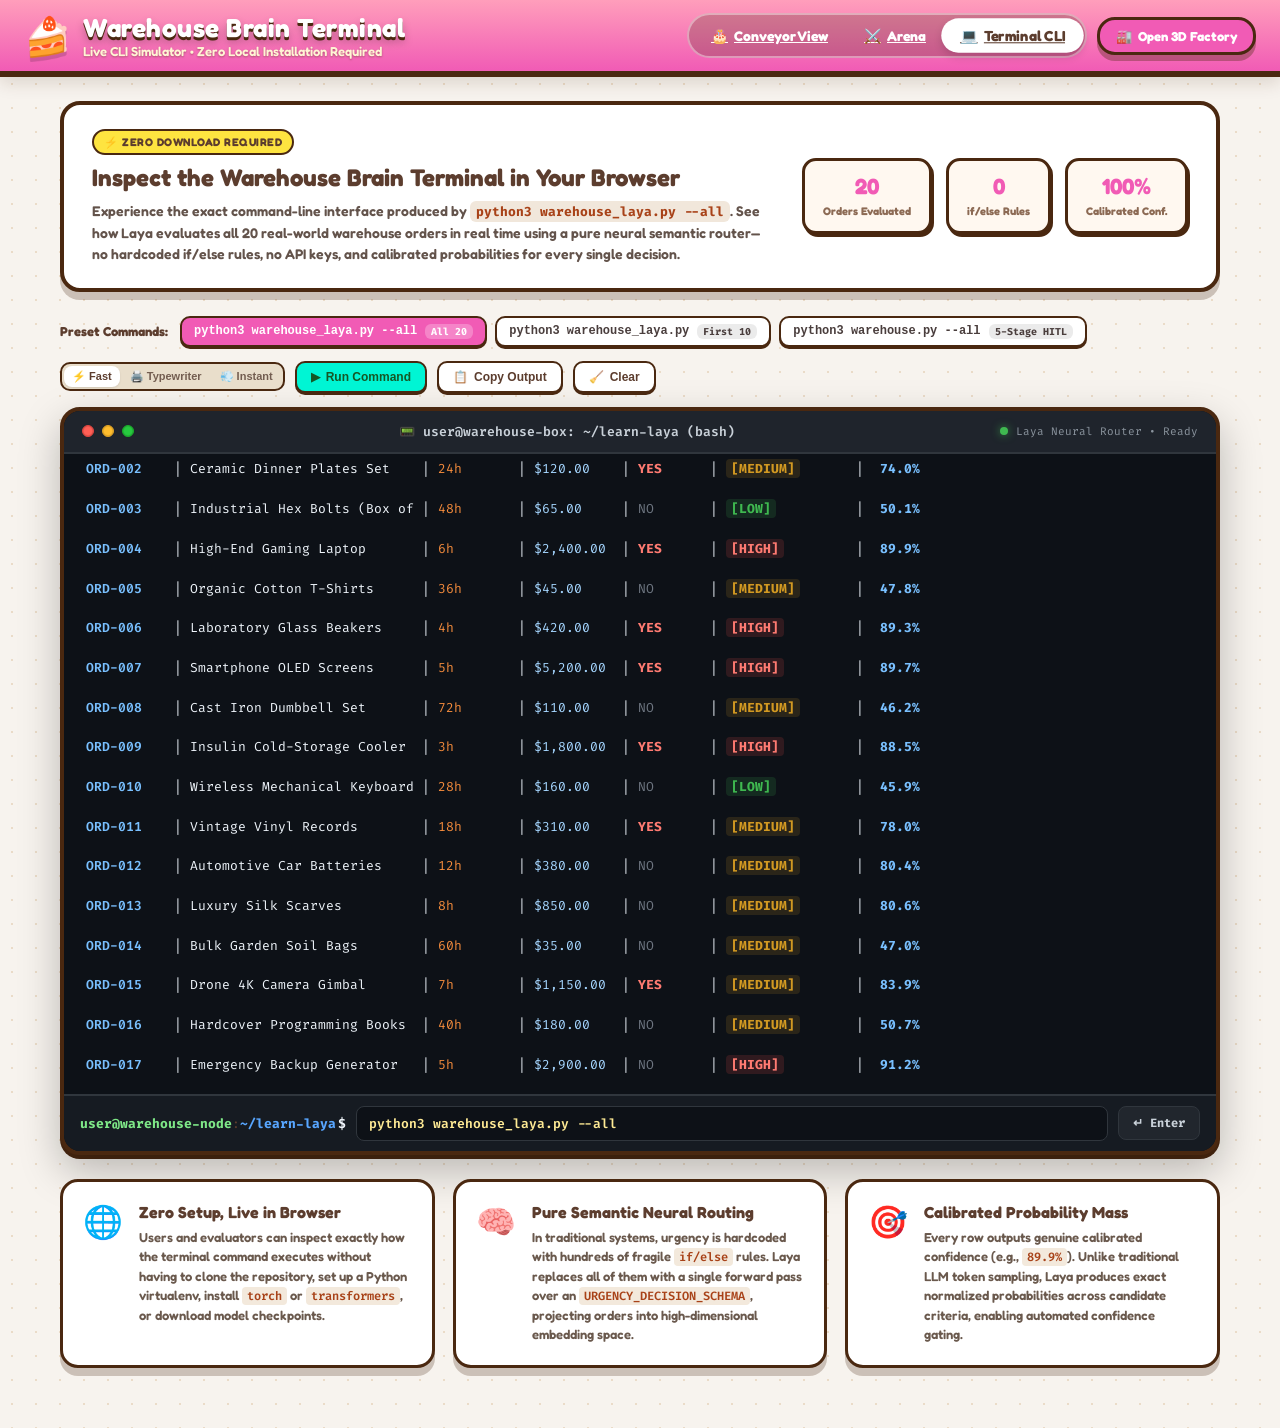
<file: terminal.html>
<!DOCTYPE html>
<html lang="en">
<head>
  <meta charset="UTF-8">
  <meta name="viewport" content="width=device-width, initial-scale=1.0">
  <title>💻 Terminal CLI | python3 warehouse_laya.py --all</title>
  <meta name="description" content="Live web-based terminal executing 'python3 warehouse_laya.py --all' powered by Laya neural semantic decision router without local downloads.">
  <link rel="preconnect" href="https://fonts.googleapis.com">
  <link rel="preconnect" href="https://fonts.gstatic.com" crossorigin>
  <link href="https://fonts.googleapis.com/css2?family=Fira+Code:wght@400;500;600;700&family=Fredoka:wght@500;600;700;800&family=Quicksand:wght@600;700;800&display=swap" rel="stylesheet">
  <link rel="stylesheet" href="style.css">
  <link rel="stylesheet" href="terminal.css">
</head>
<body class="terminal-page-body">

  <!-- TOP BRAND & NAVIGATION BAR -->
  <header class="factory-header terminal-page-header">
    <div class="header-top">
      <div class="brand-container">
        <a href="index.html" class="brand-link" title="Return to Factory Conveyor">
          <div class="brand-logo">🍰</div>
          <div class="brand-titles">
            <h1>Warehouse Brain Terminal</h1>
            <p>Live CLI Simulator • Zero Local Installation Required</p>
          </div>
        </a>
      </div>

      <nav class="top-controls">
        <div class="tab-nav">
          <a href="index.html" class="tab-btn">
            <span>🎂</span> Conveyor View
          </a>
          <a href="index.html#arena" class="tab-btn">
            <span>⚔️</span> Arena
          </a>
          <a href="terminal.html" class="tab-btn active">
            <span>💻</span> Terminal CLI
          </a>
        </div>

        <a href="index.html" class="btn-comfy btn-pink" style="text-decoration:none;">
          <span>🏭</span> Open 3D Factory
        </a>
      </nav>
    </div>
  </header>

  <!-- TERMINAL PAGE CONTAINER -->
  <main class="terminal-main-container">
    
    <!-- HERO / CONTEXT BANNER -->
    <section class="terminal-hero">
      <div class="hero-left">
        <div class="hero-tag">⚡ ZERO DOWNLOAD REQUIRED</div>
        <h2>Inspect the Warehouse Brain Terminal in Your Browser</h2>
        <p>
          Experience the exact command-line interface produced by <code>python3 warehouse_laya.py --all</code>.
          See how Laya evaluates all 20 real-world warehouse orders in real time using a pure neural semantic router—no hardcoded if/else rules, no API keys, and calibrated probabilities for every single decision.
        </p>
      </div>
      <div class="hero-right">
        <div class="quick-stats-pill">
          <span class="stat-num">20</span>
          <span class="stat-lbl">Orders Evaluated</span>
        </div>
        <div class="quick-stats-pill">
          <span class="stat-num">0</span>
          <span class="stat-lbl">if/else Rules</span>
        </div>
        <div class="quick-stats-pill">
          <span class="stat-num">100%</span>
          <span class="stat-lbl">Calibrated Conf.</span>
        </div>
      </div>
    </section>

    <!-- CLI CONTROLS TOOLBAR -->
    <div class="cli-toolbar">
      <div class="cli-presets">
        <span class="cli-preset-lbl">Preset Commands:</span>
        <button class="btn-preset active" data-cmd="python3 warehouse_laya.py --all">
          <code>python3 warehouse_laya.py --all</code> <span class="badge-mini">All 20</span>
        </button>
        <button class="btn-preset" data-cmd="python3 warehouse_laya.py">
          <code>python3 warehouse_laya.py</code> <span class="badge-mini">First 10</span>
        </button>
        <button class="btn-preset" data-cmd="python3 warehouse.py --all">
          <code>python3 warehouse.py --all</code> <span class="badge-mini">5-Stage HITL</span>
        </button>
      </div>

      <div class="cli-actions">
        <div class="speed-toggle" title="Streaming Speed">
          <button class="speed-btn active" data-speed="fast">⚡ Fast</button>
          <button class="speed-btn" data-speed="type">🖨️ Typewriter</button>
          <button class="speed-btn" data-speed="instant">💨 Instant</button>
        </div>

        <button id="btn-run-cli" class="btn-terminal-action btn-terminal-run">
          <span>▶</span> Run Command
        </button>
        <button id="btn-copy-cli" class="btn-terminal-action" title="Copy raw ASCII output to clipboard">
          <span>📋</span> Copy Output
        </button>
        <button id="btn-clear-cli" class="btn-terminal-action" title="Clear terminal screen">
          <span>🧹</span> Clear
        </button>
      </div>
    </div>

    <!-- AUTHENTIC TERMINAL WINDOW -->
    <div class="terminal-window">
      <!-- Window Title Bar -->
      <div class="terminal-titlebar">
        <div class="window-buttons">
          <span class="win-btn win-close"></span>
          <span class="win-btn win-minimize"></span>
          <span class="win-btn win-maximize"></span>
        </div>
        <div class="window-title">
          <span class="term-icon">📟</span>
          <span id="term-title-text">user@warehouse-box: ~/learn-laya (bash)</span>
        </div>
        <div class="window-status">
          <span class="status-indicator"></span>
          <span id="term-engine-badge">Laya Neural Router • Ready</span>
        </div>
      </div>

      <!-- Terminal Body / Buffer Screen -->
      <div id="terminal-screen" class="terminal-screen">
        <!-- Lines will be dynamically streamed here -->
      </div>

      <!-- Terminal Interactive Input Row -->
      <div class="terminal-input-bar">
        <span class="prompt-prefix">
          <span class="prompt-user">user@warehouse-node</span>:<span class="prompt-path">~/learn-laya</span><span class="prompt-symbol">$</span>
        </span>
        <input type="text" id="terminal-cli-input" class="terminal-cli-input" autocomplete="off" spellcheck="false" value="python3 warehouse_laya.py --all" placeholder="Type a command (e.g. python3 warehouse_laya.py --all, help, clear)...">
        <button id="btn-send-cmd" class="btn-send-cmd">↵ Enter</button>
      </div>
    </div>

    <!-- ARCHITECTURAL EXPLANATION CARDS -->
    <section class="terminal-insights-grid">
      <div class="insight-card">
        <div class="insight-icon">🌐</div>
        <div class="insight-content">
          <h3>Zero Setup, Live in Browser</h3>
          <p>
            Users and evaluators can inspect exactly how the terminal command executes without having to clone the repository, set up a Python virtualenv, install <code>torch</code> or <code>transformers</code>, or download model checkpoints.
          </p>
        </div>
      </div>

      <div class="insight-card">
        <div class="insight-icon">🧠</div>
        <div class="insight-content">
          <h3>Pure Semantic Neural Routing</h3>
          <p>
            In traditional systems, urgency is hardcoded with hundreds of fragile <code>if/else</code> rules. Laya replaces all of them with a single forward pass over an <code>URGENCY_DECISION_SCHEMA</code>, projecting orders into high-dimensional embedding space.
          </p>
        </div>
      </div>

      <div class="insight-card">
        <div class="insight-icon">🎯</div>
        <div class="insight-content">
          <h3>Calibrated Probability Mass</h3>
          <p>
            Every row outputs genuine calibrated confidence (e.g., <code>89.9%</code>). Unlike traditional LLM token sampling, Laya produces exact normalized probabilities across candidate criteria, enabling automated confidence gating.
          </p>
        </div>
      </div>
    </section>

  </main>

  <!-- Notification Toast -->
  <div id="terminal-toast" class="terminal-toast">Copied to clipboard!</div>

  <script src="terminal.js"></script>
</body>
</html>
</file>
<file: style.css>
/* style.css - Comfy Cakes Purble Place Aesthetic for Warehouse Brain & LLM Arena */

:root {
  --bg-cream: #fbf7ee;
  --bg-cream-dark: #f0e6d2;
  --card-bg: #ffffff;
  --purble-purple: #9b5de5;
  --purble-purple-dark: #7b3fc4;
  --purble-pink: #f15bb5;
  --purble-pink-light: #ffb8d9;
  --purble-yellow: #fee440;
  --purble-yellow-dark: #e8c81e;
  --purble-blue: #00bbf9;
  --purble-blue-dark: #0096c7;
  --purble-mint: #00f5d4;
  --purble-mint-dark: #00bfa5;
  --purble-chocolate: #5c3d2e;
  --purble-border: #4a2810;
  --shadow-chunky: 0 8px 0 rgba(74, 40, 16, 0.25);
  --shadow-button: 0 6px 0 rgba(74, 40, 16, 0.35);
  --shadow-button-active: 0 2px 0 rgba(74, 40, 16, 0.35);
  --font-main: 'Fredoka', 'Quicksand', -apple-system, BlinkMacSystemFont, 'Segoe UI', Roboto, sans-serif;
}

* {
  box-sizing: border-box;
  margin: 0;
  padding: 0;
  user-select: none;
}

body {
  background: var(--bg-cream);
  background-image: 
    radial-gradient(var(--bg-cream-dark) 15%, transparent 16%),
    radial-gradient(var(--bg-cream-dark) 15%, transparent 16%);
  background-size: 40px 40px;
  background-position: 0 0, 20px 20px;
  font-family: var(--font-main);
  color: var(--purble-chocolate);
  min-height: 100vh;
  overflow-x: hidden;
  padding-bottom: 50px;
}

/* ==========================================================================
   HEADER & PURBLE TITLEBAR
   ========================================================================== */
.factory-header {
  background: linear-gradient(180deg, #ff9ebb 0%, #f15bb5 100%);
  border-bottom: 6px solid var(--purble-border);
  padding: 12px 24px;
  box-shadow: 0 6px 16px rgba(74, 40, 16, 0.15);
  position: sticky;
  top: 0;
  z-index: 100;
}

.header-top {
  display: flex;
  justify-content: space-between;
  align-items: center;
  max-width: 1400px;
  margin: 0 auto;
  flex-wrap: wrap;
  gap: 12px;
}

.brand-container {
  display: flex;
  align-items: center;
  gap: 12px;
}

.brand-logo {
  font-size: 38px;
  filter: drop-shadow(0 4px 0 rgba(0,0,0,0.15));
  animation: gentleBounce 2.5s infinite ease-in-out;
}

@keyframes gentleBounce {
  0%, 100% { transform: translateY(0) rotate(0deg); }
  50% { transform: translateY(-4px) rotate(4deg); }
}

.brand-titles h1 {
  font-size: 26px;
  font-weight: 700;
  color: #ffffff;
  text-shadow: 0 3px 0 var(--purble-border), 0 5px 8px rgba(0,0,0,0.25);
  letter-spacing: 0.5px;
}

.brand-titles p {
  font-size: 13px;
  color: #fff4d4;
  font-weight: 600;
  text-shadow: 0 1px 2px rgba(74, 40, 16, 0.4);
}

/* Tabs & Top Controls */
.top-controls {
  display: flex;
  align-items: center;
  gap: 10px;
  flex-wrap: wrap;
}

.tab-nav {
  display: flex;
  background: rgba(74, 40, 16, 0.25);
  padding: 4px;
  border-radius: 30px;
  border: 2px solid rgba(255, 255, 255, 0.4);
}

.tab-btn {
  background: transparent;
  border: none;
  padding: 8px 18px;
  border-radius: 24px;
  font-family: var(--font-main);
  font-size: 14px;
  font-weight: 700;
  color: #ffffff;
  cursor: pointer;
  transition: all 0.2s ease;
  display: flex;
  align-items: center;
  gap: 6px;
}

.tab-btn.active {
  background: #ffffff;
  color: var(--purble-chocolate);
  box-shadow: 0 4px 8px rgba(0,0,0,0.15);
  transform: scale(1.04);
}

.btn-comfy {
  background: var(--purble-yellow);
  color: var(--purble-chocolate);
  border: 3px solid var(--purble-border);
  padding: 8px 16px;
  border-radius: 18px;
  font-family: var(--font-main);
  font-size: 13px;
  font-weight: 700;
  box-shadow: var(--shadow-button);
  cursor: pointer;
  transition: all 0.1s ease;
  display: inline-flex;
  align-items: center;
  gap: 6px;
}

.btn-comfy:hover {
  transform: translateY(-2px);
  filter: brightness(1.05);
}

.btn-comfy:active {
  transform: translateY(4px);
  box-shadow: var(--shadow-button-active);
}

.btn-comfy.btn-mint {
  background: var(--purble-mint);
}

.btn-comfy.btn-pink {
  background: var(--purble-pink);
  color: #ffffff;
}

.btn-comfy.btn-blue {
  background: var(--purble-blue);
  color: #ffffff;
}

.btn-icon-round {
  width: 42px;
  height: 42px;
  border-radius: 50%;
  padding: 0;
  display: flex;
  align-items: center;
  justify-content: center;
  font-size: 18px;
}

/* ==========================================================================
   METRICS BANNER
   ========================================================================== */
.metrics-banner {
  max-width: 1400px;
  margin: 16px auto 0;
  padding: 0 16px;
  display: grid;
  grid-template-columns: repeat(auto-fit, minmax(180px, 1fr));
  gap: 12px;
}

.metric-pill {
  background: #ffffff;
  border: 3px solid var(--purble-border);
  border-radius: 18px;
  padding: 10px 14px;
  display: flex;
  align-items: center;
  gap: 12px;
  box-shadow: var(--shadow-chunky);
  transition: transform 0.2s ease;
}

.metric-pill:hover {
  transform: translateY(-3px);
}

.metric-icon {
  font-size: 26px;
  background: var(--bg-cream-dark);
  width: 44px;
  height: 44px;
  border-radius: 12px;
  display: flex;
  align-items: center;
  justify-content: center;
  border: 2px solid var(--purble-border);
}

.metric-info {
  display: flex;
  flex-direction: column;
}

.metric-label {
  font-size: 11px;
  font-weight: 700;
  color: #8c6a54;
  text-transform: uppercase;
  letter-spacing: 0.5px;
}

.metric-val {
  font-size: 20px;
  font-weight: 800;
  color: var(--purble-chocolate);
}

/* ==========================================================================
   MAIN FACTORY STAGE
   ========================================================================== */
.factory-wrapper {
  max-width: 1400px;
  margin: 16px auto;
  padding: 0 16px;
}

.factory-deck {
  background: #ffffff;
  border: 5px solid var(--purble-border);
  border-radius: 28px;
  box-shadow: var(--shadow-chunky);
  overflow: hidden;
  position: relative;
}

/* Control Bar in Factory */
.factory-control-bar {
  background: #fff5e4;
  border-bottom: 4px solid var(--purble-border);
  padding: 12px 20px;
  display: flex;
  justify-content: space-between;
  align-items: center;
  flex-wrap: wrap;
  gap: 12px;
}

.play-controls {
  display: flex;
  align-items: center;
  gap: 8px;
}

.mode-toggle-pill {
  display: flex;
  background: var(--bg-cream-dark);
  border: 2px solid var(--purble-border);
  border-radius: 20px;
  padding: 3px;
  gap: 4px;
}

.mode-opt {
  padding: 4px 12px;
  border-radius: 16px;
  font-size: 12px;
  font-weight: 700;
  cursor: pointer;
  color: #8c6a54;
  transition: all 0.2s ease;
}

.mode-opt.active {
  background: var(--purble-purple);
  color: #ffffff;
  box-shadow: 0 2px 4px rgba(0,0,0,0.15);
}

/* Threshold slider lever */
.threshold-lever {
  display: flex;
  align-items: center;
  gap: 10px;
  background: #ffffff;
  padding: 6px 14px;
  border: 3px solid var(--purble-border);
  border-radius: 20px;
  box-shadow: 0 4px 0 rgba(74, 40, 16, 0.15);
}

.threshold-lever label {
  font-size: 12px;
  font-weight: 800;
  color: var(--purble-chocolate);
  display: flex;
  align-items: center;
  gap: 4px;
}

.lever-slider {
  -webkit-appearance: none;
  width: 100px;
  height: 10px;
  border-radius: 5px;
  background: #e2d2be;
  outline: none;
  border: 1px solid var(--purble-border);
}

.lever-slider::-webkit-slider-thumb {
  -webkit-appearance: none;
  appearance: none;
  width: 20px;
  height: 20px;
  border-radius: 50%;
  background: var(--purble-pink);
  border: 2px solid var(--purble-border);
  cursor: pointer;
  box-shadow: 0 2px 4px rgba(0,0,0,0.2);
}

.threshold-badge {
  background: var(--purble-yellow);
  padding: 2px 8px;
  border-radius: 10px;
  font-size: 13px;
  font-weight: 800;
  border: 1.5px solid var(--purble-border);
}

/* ==========================================================================
   ORDER TICKET (PURBLE PLACE RECIPE CARD)
   ========================================================================== */
.order-ticket-station {
  background: linear-gradient(180deg, #faf2e4 0%, #f4e3c7 100%);
  border-bottom: 4px dashed var(--purble-border);
  padding: 16px 24px;
  display: flex;
  align-items: center;
  justify-content: space-between;
  gap: 16px;
  flex-wrap: wrap;
}

.ticket-card {
  background: #ffffff;
  border: 3px solid var(--purble-border);
  border-radius: 16px;
  padding: 12px 18px;
  box-shadow: 0 4px 0 rgba(74, 40, 16, 0.15);
  display: flex;
  align-items: center;
  gap: 16px;
  flex: 1;
  min-width: 300px;
  position: relative;
  overflow: hidden;
}

.ticket-pin {
  position: absolute;
  top: 6px;
  left: 50%;
  transform: translateX(-50%);
  width: 14px;
  height: 14px;
  background: #ff595e;
  border-radius: 50%;
  border: 2px solid var(--purble-border);
  box-shadow: 0 2px 3px rgba(0,0,0,0.2);
}

.ticket-icon {
  font-size: 38px;
  background: #fff4d4;
  width: 58px;
  height: 58px;
  border-radius: 14px;
  display: flex;
  align-items: center;
  justify-content: center;
  border: 2px solid var(--purble-border);
}

.ticket-details {
  flex: 1;
}

.ticket-order-id {
  font-size: 12px;
  font-weight: 800;
  color: var(--purble-pink);
  text-transform: uppercase;
}

.ticket-product-name {
  font-size: 18px;
  font-weight: 800;
  color: var(--purble-chocolate);
  margin: 2px 0 6px;
}

.ticket-tags {
  display: flex;
  gap: 6px;
  flex-wrap: wrap;
}

.ticket-tag {
  background: var(--bg-cream-dark);
  padding: 3px 8px;
  border-radius: 10px;
  font-size: 11px;
  font-weight: 700;
  border: 1px solid var(--purble-border);
  display: inline-flex;
  align-items: center;
  gap: 4px;
}

.ticket-tag.tag-urgent {
  background: #ffccd5;
  color: #b00020;
}

.ticket-tag.tag-fragile {
  background: #ffe5ec;
  color: #c9184a;
}

.ticket-tag.tag-valuable {
  background: #fff3b0;
  color: #99582a;
}

/* ==========================================================================
   CONVEYOR BELT FACTORY FLOOR (5 PURBLE STATIONS)
   ========================================================================== */
.conveyor-floor {
  background: linear-gradient(180deg, #eef9ff 0%, #d8f3dc 100%);
  padding: 30px 16px 50px;
  min-height: 480px;
  position: relative;
  overflow: hidden;
}

/* The actual physical motorized belt running across */
.belt-assembly {
  position: relative;
  height: 380px;
  display: grid;
  grid-template-columns: 160px 260px 180px 280px 240px 180px;
  align-items: center;
  gap: 12px;
}

/* Moving conveyor track line at the base */
.conveyor-track {
  position: absolute;
  bottom: 20px;
  left: 0;
  right: 0;
  height: 48px;
  background: repeating-linear-gradient(
    45deg,
    #5c3d2e,
    #5c3d2e 15px,
    #fee440 15px,
    #fee440 30px
  );
  border-top: 5px solid var(--purble-border);
  border-bottom: 5px solid var(--purble-border);
  box-shadow: 0 10px 0 rgba(74, 40, 16, 0.35);
  animation: moveBelt 1.2s linear infinite;
  animation-play-state: paused;
}

.conveyor-track.running {
  animation-play-state: running;
}

@keyframes moveBelt {
  0% { background-position: 0 0; }
  100% { background-position: 42px 0; }
}

.conveyor-roller {
  position: absolute;
  bottom: 12px;
  width: 24px;
  height: 24px;
  background: #ffffff;
  border: 4px solid var(--purble-border);
  border-radius: 50%;
  box-shadow: inset 0 2px 4px rgba(0,0,0,0.3);
  animation: spinRoller 1s linear infinite;
  animation-play-state: paused;
}

.conveyor-track.running .conveyor-roller {
  animation-play-state: running;
}

@keyframes spinRoller {
  100% { transform: rotate(360deg); }
}

/* Station Base Housing */
.station-box {
  background: #ffffff;
  border: 4px solid var(--purble-border);
  border-radius: 22px;
  padding: 14px;
  position: relative;
  z-index: 10;
  box-shadow: var(--shadow-chunky);
  display: flex;
  flex-direction: column;
  align-items: center;
  text-align: center;
  transition: all 0.3s cubic-bezier(0.175, 0.885, 0.32, 1.275);
}

.station-box:hover {
  transform: translateY(-4px);
}

.station-title-tab {
  position: absolute;
  top: -14px;
  background: var(--purble-pink);
  color: #ffffff;
  padding: 3px 12px;
  border-radius: 12px;
  font-size: 11px;
  font-weight: 800;
  border: 2px solid var(--purble-border);
  text-transform: uppercase;
  letter-spacing: 0.5px;
}

/* Station 0: Intake Chute */
.station-intake {
  height: 260px;
  background: #fff8f0;
  justify-content: space-between;
}

.chute-funnel {
  width: 100%;
  height: 90px;
  background: linear-gradient(180deg, #ff7b90 0%, #ff595e 100%);
  border: 3px solid var(--purble-border);
  border-radius: 16px 16px 6px 6px;
  display: flex;
  align-items: center;
  justify-content: center;
  font-size: 34px;
  box-shadow: inset 0 -6px 0 rgba(0,0,0,0.15);
}

.intake-package-slot {
  width: 70px;
  height: 70px;
  border: 3px dashed #d8b89e;
  border-radius: 14px;
  display: flex;
  align-items: center;
  justify-content: center;
  font-size: 32px;
  background: #ffffff;
  transition: all 0.3s ease;
}

/* Station 1: The Laya Neural Scanner */
.station-scanner {
  height: 310px;
  background: #fbf0ff;
  border-color: var(--purble-purple-dark);
}

.station-scanner .station-title-tab {
  background: var(--purble-purple);
}

.scanner-dome {
  width: 100%;
  height: 120px;
  background: linear-gradient(180deg, rgba(155, 93, 229, 0.25) 0%, rgba(155, 93, 229, 0.1) 100%);
  border: 3px solid var(--purble-purple-dark);
  border-radius: 16px;
  position: relative;
  overflow: hidden;
  display: flex;
  flex-direction: column;
  align-items: center;
  justify-content: center;
}

.scanner-laser {
  position: absolute;
  top: 0;
  left: 0;
  right: 0;
  height: 4px;
  background: #00f5d4;
  box-shadow: 0 0 12px #00f5d4, 0 0 24px #00f5d4;
  opacity: 0;
}

.scanning .scanner-laser {
  opacity: 1;
  animation: sweepLaser 1s ease-in-out infinite alternate;
}

@keyframes sweepLaser {
  0% { top: 5%; }
  100% { top: 90%; }
}

.scanner-gauges {
  width: 100%;
  margin-top: 8px;
  display: flex;
  flex-direction: column;
  gap: 5px;
}

.gauge-row {
  display: flex;
  align-items: center;
  justify-content: space-between;
  font-size: 11px;
  font-weight: 700;
  width: 100%;
}

.gauge-bar-bg {
  flex: 1;
  height: 8px;
  background: #e2d2be;
  border-radius: 4px;
  margin: 0 8px;
  overflow: hidden;
  border: 1px solid var(--purble-border);
}

.gauge-bar-fill {
  height: 100%;
  background: var(--purble-mint);
  width: 0%;
  transition: width 0.4s ease;
}

.confidence-bubble {
  background: var(--purble-yellow);
  border: 2px solid var(--purble-border);
  padding: 3px 10px;
  border-radius: 12px;
  font-size: 12px;
  font-weight: 800;
  margin-top: 4px;
}

/* Station 2: Diverter Switch */
.station-switch {
  height: 270px;
  background: #fff9e6;
}

.switch-traffic-light {
  width: 44px;
  height: 90px;
  background: #4a2810;
  border-radius: 14px;
  display: flex;
  flex-direction: column;
  align-items: center;
  justify-content: space-around;
  padding: 6px 0;
  border: 3px solid #301705;
  box-shadow: 0 4px 8px rgba(0,0,0,0.3);
}

.light-bulb {
  width: 24px;
  height: 24px;
  border-radius: 50%;
  background: #333333;
  border: 2px solid #222222;
  transition: all 0.3s ease;
}

.light-bulb.red.active {
  background: #ff595e;
  box-shadow: 0 0 16px #ff595e;
}

.light-bulb.green.active {
  background: #00f5d4;
  box-shadow: 0 0 16px #00f5d4;
}

.gate-arm {
  width: 100%;
  height: 16px;
  background: repeating-linear-gradient(45deg, #000, #000 10px, #ffb703 10px, #ffb703 20px);
  border: 2px solid var(--purble-border);
  border-radius: 6px;
  margin: 12px 0;
  transition: transform 0.4s ease;
}

.gate-arm.open {
  transform: rotate(-35deg) translateY(-8px);
}

/* Station 3: Supervisor Sarah's Desk */
.station-supervisor {
  height: 330px;
  background: #fff0f3;
  border-color: #ff595e;
}

.station-supervisor .station-title-tab {
  background: #ff595e;
}

.supervisor-avatar {
  width: 60px;
  height: 60px;
  background: #ffffff;
  border: 3px solid var(--purble-border);
  border-radius: 50%;
  font-size: 34px;
  display: flex;
  align-items: center;
  justify-content: center;
  box-shadow: 0 4px 6px rgba(0,0,0,0.1);
  position: relative;
}

.supervisor-badge {
  position: absolute;
  bottom: -4px;
  right: -4px;
  font-size: 14px;
}

.inspection-dossier {
  background: #ffffff;
  border: 2px solid var(--purble-border);
  border-radius: 12px;
  padding: 8px;
  margin: 8px 0;
  width: 100%;
  font-size: 11px;
  font-weight: 700;
  color: #5c3d2e;
  max-height: 85px;
  overflow-y: auto;
  text-align: left;
}

.rubber-stamps {
  display: flex;
  gap: 8px;
  width: 100%;
  justify-content: center;
}

.stamp-btn {
  border: 3px solid var(--purble-border);
  border-radius: 14px;
  padding: 6px 10px;
  font-family: var(--font-main);
  font-size: 11px;
  font-weight: 800;
  cursor: pointer;
  box-shadow: var(--shadow-button);
  transition: all 0.1s ease;
  display: flex;
  flex-direction: column;
  align-items: center;
  gap: 2px;
}

.stamp-btn.stamp-approve {
  background: var(--purble-mint);
  color: var(--purble-chocolate);
}

.stamp-btn.stamp-override {
  background: var(--purble-yellow);
  color: var(--purble-chocolate);
}

.stamp-btn:hover {
  transform: translateY(-2px);
}

.stamp-btn:active {
  transform: translateY(3px) scale(0.95);
  box-shadow: var(--shadow-button-active);
}

/* Station 4: Packaging Machines */
.station-packing {
  height: 290px;
  background: #f0fdf4;
  border-color: #2ec4b6;
}

.station-packing .station-title-tab {
  background: #2ec4b6;
}

.lane-dispensers {
  display: flex;
  flex-direction: column;
  gap: 8px;
  width: 100%;
  margin-top: 10px;
}

.dispenser-slot {
  background: #ffffff;
  border: 2px solid var(--purble-border);
  border-radius: 12px;
  padding: 6px 8px;
  display: flex;
  align-items: center;
  gap: 8px;
  font-size: 11px;
  font-weight: 700;
  opacity: 0.45;
  transition: all 0.3s ease;
}

.dispenser-slot.active {
  opacity: 1;
  background: #fff9e6;
  border-color: var(--purble-pink);
  transform: scale(1.05);
  box-shadow: 0 4px 8px rgba(0,0,0,0.15);
}

.dispenser-icon {
  font-size: 20px;
}

/* Station 5: Outbound Dispatch Launchpad */
.station-dispatch {
  height: 280px;
  background: #eef8ff;
  border-color: var(--purble-blue);
}

.station-dispatch .station-title-tab {
  background: var(--purble-blue);
}

.dispatch-bay {
  width: 100%;
  height: 120px;
  border: 3px dashed #a0c4e2;
  border-radius: 16px;
  background: #ffffff;
  display: flex;
  flex-direction: column;
  align-items: center;
  justify-content: center;
  margin-top: 10px;
  position: relative;
  overflow: hidden;
}

.vehicle-icon {
  font-size: 48px;
  transition: transform 0.5s ease;
}

.vehicle-icon.launching {
  animation: blastOff 1s ease-in forwards;
}

@keyframes blastOff {
  0% { transform: translateY(0) scale(1); }
  50% { transform: translateY(-20px) scale(1.1); }
  100% { transform: translateY(-180px) scale(0.2); opacity: 0; }
}

/* ==========================================================================
   ANIMATED PACKAGE CRATE ENTITY
   ========================================================================== */
.parcel-actor {
  position: absolute;
  width: 68px;
  height: 68px;
  background: #d4a373;
  border: 3px solid var(--purble-border);
  border-radius: 14px;
  display: flex;
  flex-direction: column;
  align-items: center;
  justify-content: center;
  box-shadow: 0 6px 0 rgba(74, 40, 16, 0.3);
  z-index: 50;
  transition: all 0.5s cubic-bezier(0.25, 1, 0.5, 1);
  font-size: 24px;
}

.parcel-actor .parcel-ribbon {
  position: absolute;
  width: 100%;
  height: 10px;
  background: #ff595e;
}

.parcel-actor.packaged-fragile {
  background: #ffb8d9;
  border-color: #ff595e;
}

.parcel-actor.packaged-vault {
  background: linear-gradient(135deg, #ffd166 0%, #d4a373 100%);
  border-color: #b588f7;
  box-shadow: 0 0 14px #ffd166;
}

/* ==========================================================================
   QUEUE HOPPER & FACTORY AUDIT LOG
   ========================================================================== */
.factory-bottom-shelf {
  display: grid;
  grid-template-columns: 1fr 1fr;
  gap: 16px;
  margin-top: 16px;
}

@media (max-width: 900px) {
  .factory-bottom-shelf {
    grid-template-columns: 1fr;
  }
}

.shelf-box {
  background: #ffffff;
  border: 4px solid var(--purble-border);
  border-radius: 20px;
  padding: 14px 18px;
  box-shadow: var(--shadow-chunky);
}

.shelf-title {
  font-size: 14px;
  font-weight: 800;
  color: var(--purble-chocolate);
  margin-bottom: 10px;
  display: flex;
  align-items: center;
  justify-content: space-between;
}

.queue-cards-scroll {
  display: flex;
  gap: 10px;
  overflow-x: auto;
  padding-bottom: 8px;
}

.queue-mini-card {
  flex: 0 0 140px;
  background: var(--bg-cream);
  border: 2px solid var(--purble-border);
  border-radius: 14px;
  padding: 8px 10px;
  cursor: pointer;
  transition: all 0.2s ease;
  font-size: 11px;
}

.queue-mini-card:hover {
  transform: translateY(-3px);
  background: #ffffff;
  border-color: var(--purble-pink);
  box-shadow: 0 4px 6px rgba(0,0,0,0.1);
}

.audit-log-stream {
  background: #2b1e17;
  color: #a7f3d0;
  font-family: 'Courier New', Courier, monospace;
  font-size: 12px;
  border-radius: 12px;
  padding: 10px 14px;
  height: 120px;
  overflow-y: auto;
  border: 2px solid var(--purble-border);
}

.log-entry {
  margin-bottom: 4px;
  line-height: 1.4;
}

/* ==========================================================================
   ARENA VIEW: LAYA VS TRADITIONAL LLM
   ========================================================================== */
.arena-view {
  display: none;
}

.arena-view.active {
  display: block;
}

.arena-header-box {
  background: linear-gradient(180deg, #9b5de5 0%, #7b3fc4 100%);
  color: #ffffff;
  border: 5px solid var(--purble-border);
  border-radius: 24px;
  padding: 18px 24px;
  margin-bottom: 16px;
  box-shadow: var(--shadow-chunky);
  display: flex;
  justify-content: space-between;
  align-items: center;
  flex-wrap: wrap;
  gap: 16px;
}

.arena-header-box h2 {
  font-size: 24px;
  font-weight: 800;
  text-shadow: 0 2px 0 var(--purble-border);
}

.arena-header-box p {
  font-size: 13px;
  color: #f3e8ff;
  max-width: 600px;
}

/* Gauntlet Presets */
.gauntlet-bar {
  display: flex;
  gap: 8px;
  flex-wrap: wrap;
  background: #ffffff;
  border: 4px solid var(--purble-border);
  border-radius: 20px;
  padding: 12px 18px;
  margin-bottom: 16px;
  align-items: center;
  box-shadow: var(--shadow-chunky);
}

.gauntlet-label {
  font-size: 12px;
  font-weight: 800;
  color: var(--purble-chocolate);
  margin-right: 6px;
}

/* Dual Race Tracks */
.arena-tracks-container {
  display: grid;
  grid-template-columns: 1fr 1fr;
  gap: 16px;
  margin-bottom: 16px;
}

@media (max-width: 1000px) {
  .arena-tracks-container {
    grid-template-columns: 1fr;
  }
}

.arena-track-card {
  background: #ffffff;
  border: 5px solid var(--purble-border);
  border-radius: 24px;
  padding: 18px;
  box-shadow: var(--shadow-chunky);
  position: relative;
  overflow: hidden;
}

.arena-track-card.track-laya {
  border-color: #00bbf9;
}

.arena-track-card.track-llm {
  border-color: #f15bb5;
}

.track-header {
  display: flex;
  align-items: center;
  justify-content: space-between;
  margin-bottom: 14px;
  padding-bottom: 10px;
  border-bottom: 3px dashed var(--bg-cream-dark);
}

.track-identity {
  display: flex;
  align-items: center;
  gap: 10px;
}

.track-logo {
  font-size: 32px;
}

.track-name {
  font-size: 18px;
  font-weight: 800;
  color: var(--purble-chocolate);
}

.track-tagline {
  font-size: 11px;
  font-weight: 700;
  color: #8c6a54;
}

.track-belt-visual {
  height: 100px;
  background: var(--bg-cream-dark);
  border: 3px solid var(--purble-border);
  border-radius: 16px;
  position: relative;
  display: flex;
  align-items: center;
  padding: 0 16px;
  margin-bottom: 14px;
  overflow: hidden;
}

.runner-box {
  width: 50px;
  height: 50px;
  background: #ffffff;
  border: 3px solid var(--purble-border);
  border-radius: 12px;
  display: flex;
  align-items: center;
  justify-content: center;
  font-size: 24px;
  box-shadow: 0 4px 0 rgba(0,0,0,0.15);
  position: absolute;
  left: 20px;
  transition: left 0.1s linear;
}

.track-stats-grid {
  display: grid;
  grid-template-columns: repeat(3, 1fr);
  gap: 8px;
  margin-bottom: 14px;
}

.stat-cell {
  background: var(--bg-cream);
  border: 2px solid var(--purble-border);
  border-radius: 12px;
  padding: 8px 10px;
  text-align: center;
}

.stat-cell-label {
  font-size: 10px;
  font-weight: 700;
  color: #8c6a54;
  text-transform: uppercase;
}

.stat-cell-val {
  font-size: 16px;
  font-weight: 800;
  color: var(--purble-chocolate);
  margin-top: 2px;
}

.terminal-box {
  background: #1e1e24;
  color: #e2e8f0;
  font-family: 'Courier New', Courier, monospace;
  font-size: 12px;
  border-radius: 14px;
  padding: 12px 14px;
  min-height: 140px;
  max-height: 180px;
  overflow-y: auto;
  border: 2px solid var(--purble-border);
  line-height: 1.4;
  white-space: pre-wrap;
}

/* Tale of the Tape Scoreboard */
.tale-of-tape {
  background: #ffffff;
  border: 5px solid var(--purble-border);
  border-radius: 24px;
  padding: 20px;
  box-shadow: var(--shadow-chunky);
}

.tale-title {
  font-size: 18px;
  font-weight: 800;
  color: var(--purble-chocolate);
  margin-bottom: 14px;
  display: flex;
  align-items: center;
  gap: 8px;
}

.tape-table {
  width: 100%;
  border-collapse: collapse;
  font-size: 13px;
  font-weight: 700;
}

.tape-table th, .tape-table td {
  padding: 10px 14px;
  border-bottom: 2px solid var(--bg-cream-dark);
}

.tape-table th {
  background: #fff5e4;
  color: var(--purble-chocolate);
  text-align: left;
}

.tape-table td.col-laya {
  color: #0077b6;
  background: #f0f9ff;
}

.tape-table td.col-llm {
  color: #c1121f;
  background: #fff0f3;
}

/* ==========================================================================
   MODAL: BAKE CUSTOM PARCEL
   ========================================================================== */
.modal-overlay {
  position: fixed;
  top: 0;
  left: 0;
  right: 0;
  bottom: 0;
  background: rgba(74, 40, 16, 0.6);
  backdrop-filter: blur(4px);
  z-index: 200;
  display: flex;
  align-items: center;
  justify-content: center;
  padding: 20px;
  opacity: 0;
  pointer-events: none;
  transition: opacity 0.2s ease;
}

.modal-overlay.active {
  opacity: 1;
  pointer-events: auto;
}

.modal-card {
  background: #ffffff;
  border: 5px solid var(--purble-border);
  border-radius: 28px;
  width: 100%;
  max-width: 520px;
  box-shadow: 0 16px 32px rgba(0,0,0,0.3);
  overflow: hidden;
  animation: popIn 0.3s cubic-bezier(0.175, 0.885, 0.32, 1.275);
}

@keyframes popIn {
  0% { transform: scale(0.85); }
  100% { transform: scale(1); }
}

.modal-header {
  background: var(--purble-yellow);
  padding: 14px 20px;
  border-bottom: 4px solid var(--purble-border);
  display: flex;
  justify-content: space-between;
  align-items: center;
}

.modal-header h3 {
  font-size: 18px;
  font-weight: 800;
  color: var(--purble-chocolate);
}

.modal-body {
  padding: 20px;
  display: flex;
  flex-direction: column;
  gap: 12px;
}

.form-group {
  display: flex;
  flex-direction: column;
  gap: 4px;
}

.form-group label {
  font-size: 12px;
  font-weight: 800;
  color: var(--purble-chocolate);
}

.form-input {
  border: 3px solid var(--purble-border);
  border-radius: 12px;
  padding: 8px 12px;
  font-family: var(--font-main);
  font-size: 13px;
  font-weight: 600;
  outline: none;
}

.form-input:focus {
  border-color: var(--purble-pink);
}

.form-row {
  display: grid;
  grid-template-columns: 1fr 1fr;
  gap: 10px;
}

.modal-footer {
  padding: 14px 20px;
  background: var(--bg-cream);
  border-top: 3px solid var(--purble-border);
  display: flex;
  justify-content: flex-end;
  gap: 10px;
}

/* Rubber Stamp Splash FX */
.stamp-slam-effect {
  position: absolute;
  top: 50%;
  left: 50%;
  transform: translate(-50%, -50%) scale(0.5);
  font-size: 32px;
  font-weight: 900;
  color: #ff595e;
  border: 5px solid #ff595e;
  padding: 4px 16px;
  border-radius: 12px;
  text-transform: uppercase;
  pointer-events: none;
  opacity: 0;
  z-index: 100;
}

.stamp-slam-effect.slam {
  animation: stampSlam 0.5s cubic-bezier(0.175, 0.885, 0.32, 1.275) forwards;
}

@keyframes stampSlam {
  0% { opacity: 0; transform: translate(-50%, -50%) scale(2) rotate(-15deg); }
  50% { opacity: 1; transform: translate(-50%, -50%) scale(0.9) rotate(-12deg); }
  100% { opacity: 0; transform: translate(-50%, -50%) scale(1.1) rotate(-12deg); }
}
</file>
<file: terminal.css>
/* terminal.css - Styling for the Standalone & Embedded Terminal CLI Experience */

:root {
  --term-bg: #0d1117;
  --term-card-bg: #161b22;
  --term-header-bg: #1f242c;
  --term-border: #30363d;
  --term-text-main: #e6edf3;
  --term-text-muted: #8b949e;
  --term-green: #3fb950;
  --term-cyan: #58a6ff;
  --term-yellow: #d29922;
  --term-red: #f85149;
  --term-purple: #bc8cff;
  --term-pink: #f778ba;
  --term-font: 'Fira Code', 'JetBrains Mono', 'Consolas', monospace;
}

body.terminal-page-body {
  background-color: #f7f3ee;
  background-image: radial-gradient(#eadbc8 1.5px, transparent 1.5px);
  background-size: 24px 24px;
  min-height: 100vh;
  margin: 0;
  padding: 0;
  font-family: 'Fredoka', 'Quicksand', sans-serif;
  color: var(--purble-chocolate);
}

.brand-link {
  text-decoration: none;
  display: flex;
  align-items: center;
  gap: 12px;
  color: inherit;
}

.terminal-main-container {
  max-width: 1200px;
  margin: 0 auto;
  padding: 24px 20px 60px 20px;
}

/* HERO CONTEXT BANNER */
.terminal-hero {
  background: #ffffff;
  border: 4px solid var(--purble-border);
  border-radius: 20px;
  padding: 24px 28px;
  box-shadow: var(--shadow-chunky);
  display: flex;
  justify-content: space-between;
  align-items: center;
  gap: 30px;
  margin-bottom: 24px;
}

.hero-left {
  flex: 1;
}

.hero-tag {
  display: inline-block;
  background: var(--purble-yellow);
  color: var(--purble-chocolate);
  font-size: 11px;
  font-weight: 800;
  padding: 4px 10px;
  border-radius: 999px;
  border: 2px solid var(--purble-border);
  margin-bottom: 8px;
  letter-spacing: 0.5px;
}

.hero-left h2 {
  font-size: 24px;
  font-weight: 800;
  color: var(--purble-chocolate);
  margin: 0 0 8px 0;
}

.hero-left p {
  font-size: 14px;
  font-weight: 600;
  color: #63534b;
  margin: 0;
  line-height: 1.5;
}

.hero-left code {
  background: #f1e7db;
  color: #a84218;
  padding: 2px 6px;
  border-radius: 6px;
  font-family: var(--term-font);
  font-weight: 700;
  font-size: 13px;
}

.hero-right {
  display: flex;
  gap: 14px;
}

.quick-stats-pill {
  background: #fff8f0;
  border: 3px solid var(--purble-border);
  border-radius: 14px;
  padding: 12px 18px;
  text-align: center;
  min-width: 90px;
  box-shadow: 2px 3px 0 var(--purble-border);
}

.quick-stats-pill .stat-num {
  display: block;
  font-size: 22px;
  font-weight: 800;
  color: var(--purble-pink);
}

.quick-stats-pill .stat-lbl {
  font-size: 11px;
  font-weight: 700;
  color: #8c6a54;
}

/* CLI TOOLBAR */
.cli-toolbar {
  display: flex;
  flex-wrap: wrap;
  justify-content: space-between;
  align-items: center;
  gap: 14px;
  margin-bottom: 14px;
}

.cli-presets {
  display: flex;
  flex-wrap: wrap;
  align-items: center;
  gap: 8px;
}

.cli-preset-lbl {
  font-size: 13px;
  font-weight: 800;
  color: var(--purble-chocolate);
  margin-right: 4px;
}

.btn-preset {
  background: #ffffff;
  border: 2px solid var(--purble-border);
  border-radius: 10px;
  padding: 6px 12px;
  cursor: pointer;
  font-family: var(--term-font);
  font-size: 12px;
  font-weight: 600;
  color: #4a3e3d;
  display: flex;
  align-items: center;
  gap: 8px;
  transition: all 0.15s ease;
  box-shadow: 0 2px 0 var(--purble-border);
}

.btn-preset:hover {
  background: #fff4ea;
  transform: translateY(-1px);
  box-shadow: 0 3px 0 var(--purble-border);
}

.btn-preset.active {
  background: var(--purble-pink);
  color: #ffffff;
  border-color: var(--purble-border);
  box-shadow: 0 2px 0 var(--purble-border);
}

.btn-preset.active code {
  color: #ffffff;
}

.badge-mini {
  background: rgba(0, 0, 0, 0.08);
  padding: 1px 6px;
  border-radius: 6px;
  font-size: 10px;
  font-weight: 800;
}

.btn-preset.active .badge-mini {
  background: rgba(255, 255, 255, 0.25);
  color: #ffffff;
}

.cli-actions {
  display: flex;
  align-items: center;
  gap: 10px;
}

.speed-toggle {
  display: flex;
  background: #e9decb;
  border: 2px solid var(--purble-border);
  border-radius: 10px;
  padding: 2px;
  gap: 2px;
}

.speed-btn {
  background: transparent;
  border: none;
  font-size: 11px;
  font-weight: 800;
  color: #735d50;
  padding: 4px 8px;
  border-radius: 8px;
  cursor: pointer;
  transition: all 0.15s ease;
}

.speed-btn.active {
  background: #ffffff;
  color: var(--purble-chocolate);
  box-shadow: 0 1px 2px rgba(0,0,0,0.1);
}

.btn-terminal-action {
  background: #ffffff;
  border: 2px solid var(--purble-border);
  border-radius: 10px;
  padding: 7px 14px;
  font-size: 12px;
  font-weight: 800;
  color: var(--purble-chocolate);
  cursor: pointer;
  display: flex;
  align-items: center;
  gap: 6px;
  transition: all 0.15s ease;
  box-shadow: 0 2px 0 var(--purble-border);
}

.btn-terminal-action:hover {
  background: #fff8f0;
  transform: translateY(-1px);
}

.btn-terminal-action:active {
  transform: translateY(1px);
  box-shadow: none;
}

.btn-terminal-run {
  background: var(--purble-mint);
  color: #155724;
  border-color: var(--purble-border);
}

.btn-terminal-run:hover {
  background: #9fe2bf;
}

/* TERMINAL WINDOW FRAME */
.terminal-window {
  background: var(--term-bg);
  border: 4px solid var(--purble-border);
  border-radius: 20px;
  box-shadow: 0 16px 40px rgba(0, 0, 0, 0.25), 0 4px 0 var(--purble-border);
  overflow: hidden;
  display: flex;
  flex-direction: column;
}

/* Titlebar */
.terminal-titlebar {
  background: var(--term-header-bg);
  border-bottom: 2px solid var(--term-border);
  padding: 12px 18px;
  display: flex;
  align-items: center;
  justify-content: space-between;
  user-select: none;
}

.window-buttons {
  display: flex;
  align-items: center;
  gap: 8px;
}

.win-btn {
  width: 12px;
  height: 12px;
  border-radius: 50%;
  display: inline-block;
  cursor: pointer;
  box-shadow: inset 0 0 1px rgba(0,0,0,0.5);
}

.win-close { background: #ff5f56; border: 1px solid #e0443e; }
.win-minimize { background: #ffbd2e; border: 1px solid #dea123; }
.win-maximize { background: #27c93f; border: 1px solid #1aab29; }

.window-title {
  display: flex;
  align-items: center;
  gap: 8px;
  color: #c9d1d9;
  font-family: var(--term-font);
  font-size: 13px;
  font-weight: 600;
}

.window-status {
  display: flex;
  align-items: center;
  gap: 8px;
  font-family: var(--term-font);
  font-size: 11px;
  color: #8b949e;
}

.status-indicator {
  width: 8px;
  height: 8px;
  border-radius: 50%;
  background: #3fb950;
  box-shadow: 0 0 8px rgba(63, 185, 80, 0.7);
  display: inline-block;
}

/* TERMINAL SCREEN BODY */
.terminal-screen {
  background: var(--term-bg);
  color: var(--term-text-main);
  font-family: var(--term-font);
  font-size: 13px;
  line-height: 1.45;
  padding: 20px 22px;
  min-height: 480px;
  max-height: 640px;
  overflow-y: auto;
  overflow-x: auto;
  white-space: pre;
}

.terminal-screen::-webkit-scrollbar {
  width: 10px;
  height: 10px;
}

.terminal-screen::-webkit-scrollbar-track {
  background: #0d1117;
}

.terminal-screen::-webkit-scrollbar-thumb {
  background: #30363d;
  border-radius: 5px;
}

.terminal-screen::-webkit-scrollbar-thumb:hover {
  background: #484f58;
}

/* TERMINAL LINE STYLES */
.term-line {
  margin: 0;
  padding: 1px 0;
  display: block;
}

.term-prompt-line {
  color: #79c0ff;
  font-weight: 600;
  margin-bottom: 8px;
}

.term-prompt-user { color: #7ee787; font-weight: 700; }
.term-prompt-dir { color: #58a6ff; font-weight: 700; }
.term-prompt-cmd { color: #ffeb95; font-weight: 700; }

.term-banner-border {
  color: #58a6ff;
  opacity: 0.85;
}

.term-banner-title {
  color: #ffffff;
  font-weight: 700;
}

.term-table-header {
  color: #8b949e;
  font-weight: 700;
}

.term-table-divider {
  color: #30363d;
}

.term-order-id {
  color: #79c0ff;
  font-weight: 600;
}

.term-product-name {
  color: #f0f6fc;
}

.term-deadline {
  color: #f38b3c;
}

.term-val {
  color: #a5d6ff;
}

.term-fragile-yes {
  color: #ff7b72;
  font-weight: 700;
}

.term-fragile-no {
  color: #6e7681;
}

.term-badge-high {
  color: #ff7b72;
  font-weight: 800;
  background: rgba(248, 81, 73, 0.15);
  padding: 1px 5px;
  border-radius: 4px;
}

.term-badge-med {
  color: #d29922;
  font-weight: 800;
  background: rgba(210, 153, 34, 0.15);
  padding: 1px 5px;
  border-radius: 4px;
}

.term-badge-low {
  color: #3fb950;
  font-weight: 800;
  background: rgba(63, 185, 80, 0.15);
  padding: 1px 5px;
  border-radius: 4px;
}

.term-confidence {
  color: #79c0ff;
  font-weight: 700;
}

.term-complete-banner {
  color: #3fb950;
  font-weight: 700;
  margin-top: 8px;
}

/* TERMINAL CURSOR */
.term-cursor {
  display: inline-block;
  width: 8px;
  height: 15px;
  background: #58a6ff;
  vertical-align: middle;
  margin-left: 2px;
  animation: termBlink 1s infinite;
}

@keyframes termBlink {
  0%, 49% { opacity: 1; }
  50%, 100% { opacity: 0; }
}

/* TERMINAL INPUT BAR */
.terminal-input-bar {
  background: var(--term-card-bg);
  border-top: 2px solid var(--term-border);
  padding: 10px 16px;
  display: flex;
  align-items: center;
  gap: 10px;
}

.prompt-prefix {
  font-family: var(--term-font);
  font-size: 13px;
  white-space: nowrap;
}

.prompt-user { color: #7ee787; font-weight: 700; }
.prompt-path { color: #58a6ff; font-weight: 700; }
.prompt-symbol { color: #f0f6fc; font-weight: 700; margin-left: 2px; }

.terminal-cli-input {
  flex: 1;
  background: #0d1117;
  border: 1px solid var(--term-border);
  border-radius: 8px;
  padding: 8px 12px;
  color: #ffeb95;
  font-family: var(--term-font);
  font-size: 13px;
  font-weight: 600;
  outline: none;
  transition: border-color 0.15s ease;
}

.terminal-cli-input:focus {
  border-color: #58a6ff;
  box-shadow: 0 0 0 2px rgba(88, 166, 255, 0.2);
}

.btn-send-cmd {
  background: #21262d;
  color: #c9d1d9;
  border: 1px solid var(--term-border);
  border-radius: 8px;
  padding: 8px 14px;
  font-family: var(--term-font);
  font-size: 12px;
  font-weight: 700;
  cursor: pointer;
  transition: all 0.15s ease;
}

.btn-send-cmd:hover {
  background: #30363d;
  color: #ffffff;
}

/* INSIGHTS GRID */
.terminal-insights-grid {
  display: grid;
  grid-template-columns: repeat(auto-fit, minmax(320px, 1fr));
  gap: 18px;
  margin-top: 24px;
}

.insight-card {
  background: #ffffff;
  border: 3px solid var(--purble-border);
  border-radius: 18px;
  padding: 20px;
  box-shadow: var(--shadow-chunky);
  display: flex;
  gap: 16px;
}

.insight-icon {
  font-size: 32px;
  flex-shrink: 0;
}

.insight-content h3 {
  font-size: 16px;
  font-weight: 800;
  color: var(--purble-chocolate);
  margin: 0 0 6px 0;
}

.insight-content p {
  font-size: 13px;
  font-weight: 600;
  color: #6a594d;
  line-height: 1.5;
  margin: 0;
}

.insight-content code {
  background: #f3e9dc;
  color: #a84218;
  padding: 1px 5px;
  border-radius: 4px;
  font-family: var(--term-font);
  font-size: 12px;
}

/* TOAST NOTIFICATION */
.terminal-toast {
  position: fixed;
  bottom: 24px;
  right: 24px;
  background: #1f242c;
  color: #3fb950;
  border: 2px solid #30363d;
  border-radius: 12px;
  padding: 12px 20px;
  font-family: var(--term-font);
  font-size: 13px;
  font-weight: 700;
  box-shadow: 0 8px 24px rgba(0, 0, 0, 0.3);
  transform: translateY(100px);
  opacity: 0;
  transition: all 0.25s cubic-bezier(0.175, 0.885, 0.32, 1.275);
  pointer-events: none;
  z-index: 9999;
}

.terminal-toast.show {
  transform: translateY(0);
  opacity: 1;
}

@media (max-width: 768px) {
  .terminal-hero {
    flex-direction: column;
    align-items: flex-start;
  }
  .cli-toolbar {
    flex-direction: column;
    align-items: flex-start;
  }
  .terminal-screen {
    font-size: 11px;
    padding: 14px;
    min-height: 360px;
  }
  .prompt-prefix {
    font-size: 11px;
  }
}
</file>
